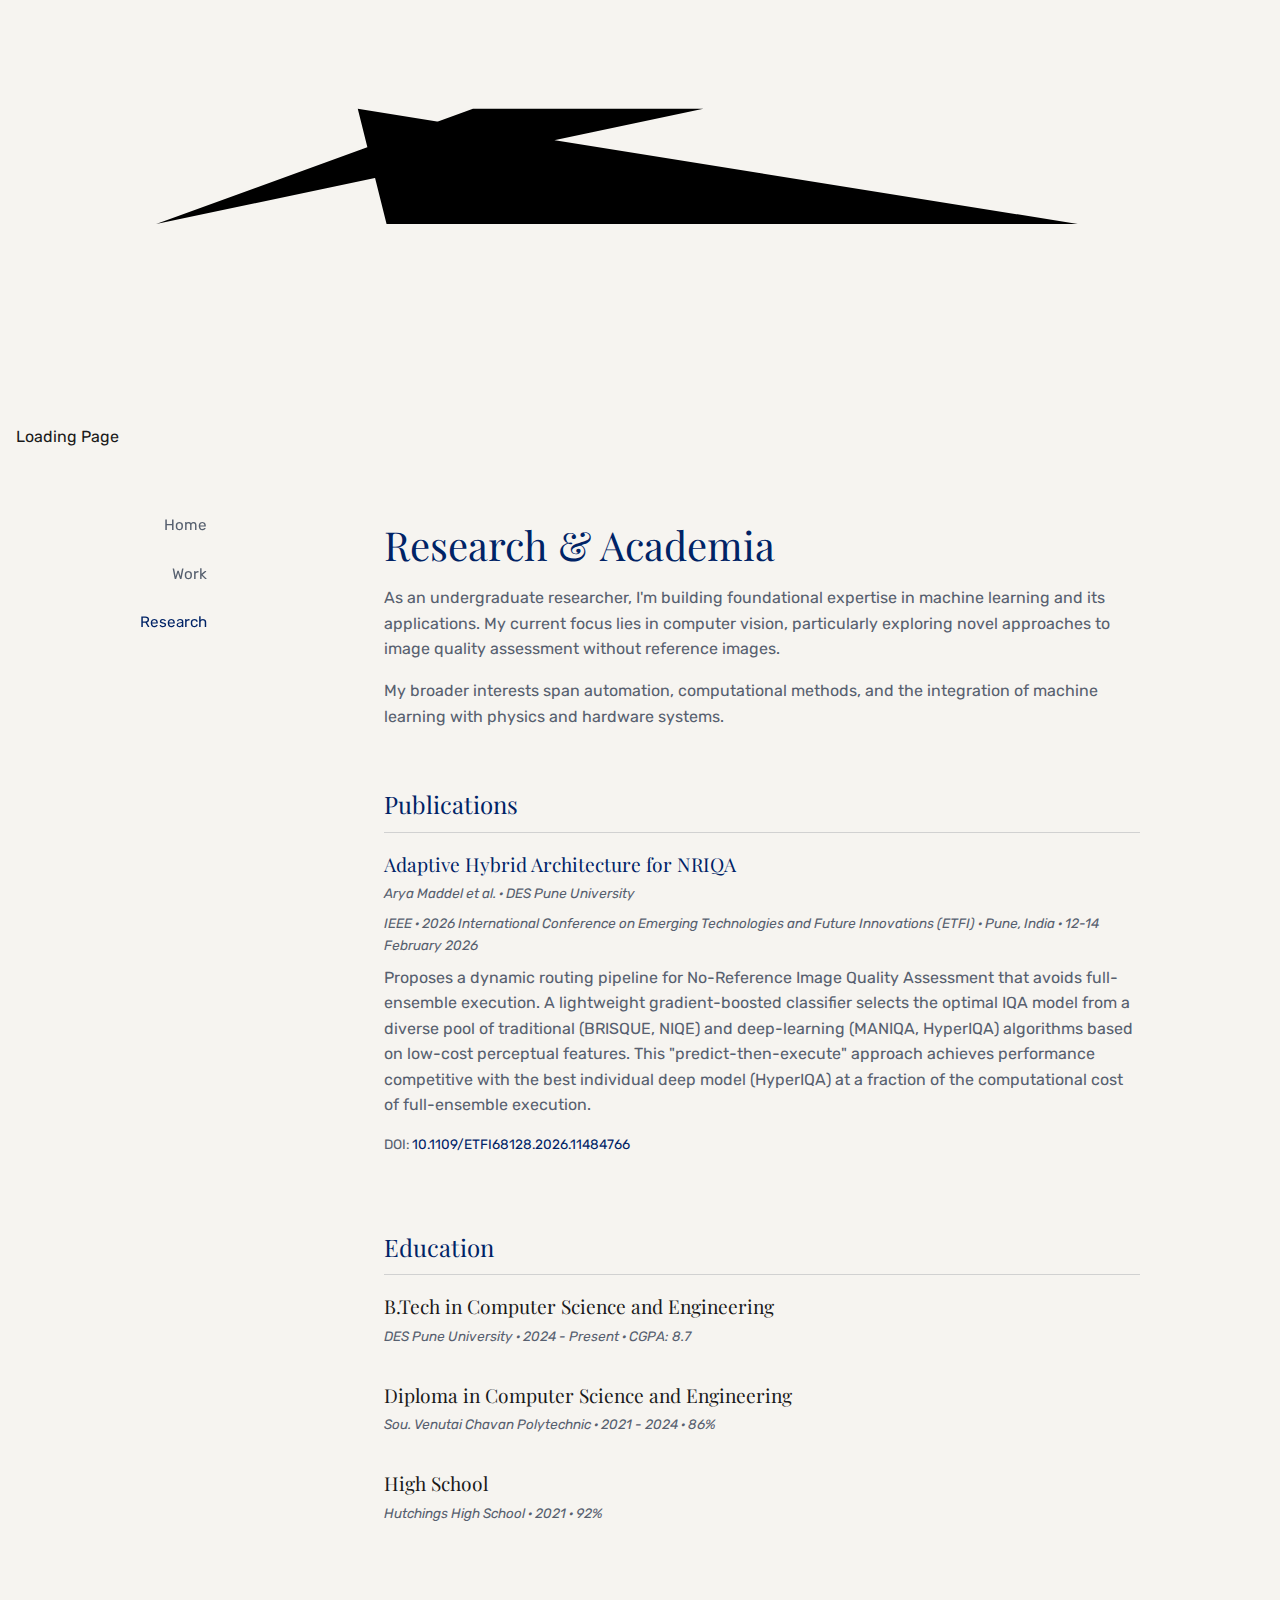
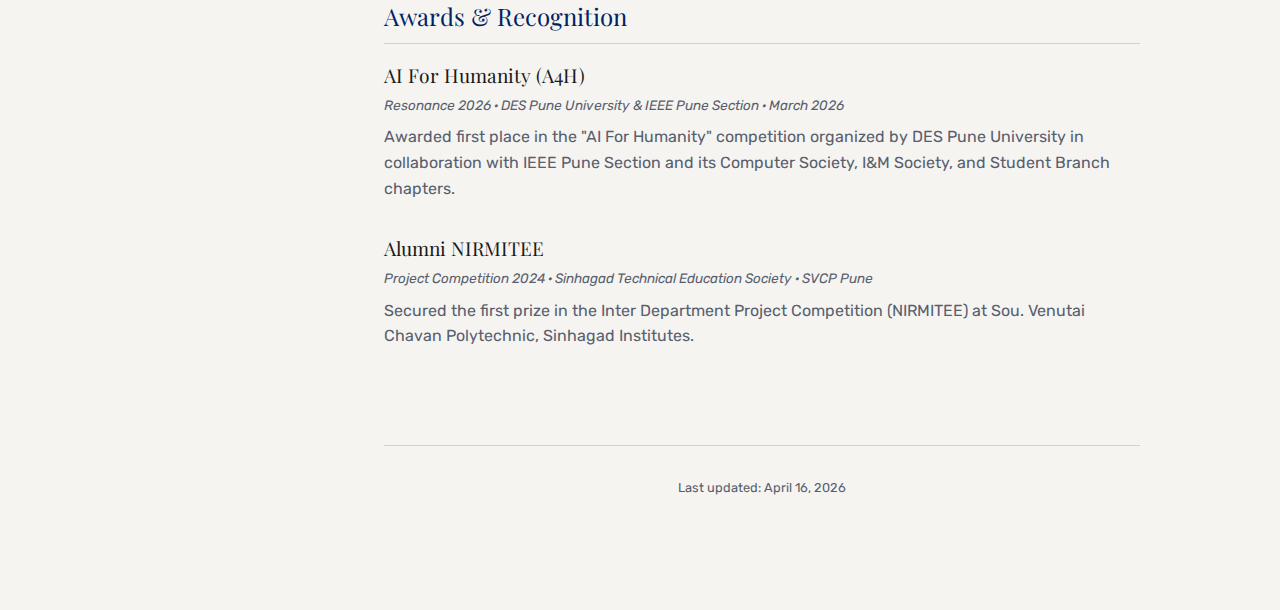
<file: research.html>
<!doctype html>
<html lang="en">

<head>
  <meta charset="UTF-8" />
  <meta name="viewport" content="width=device-width, initial-scale=1.0" />
  <meta name="description"
    content="Research interests and academic work in machine learning, computer vision, and autonomous systems." />
  <title>Research | Arya Maddel</title>
  <link rel="stylesheet" href="https://cdn.jsdelivr.net/npm/bootstrap-icons@1.11.3/font/bootstrap-icons.min.css" />
  <link rel="icon" type="image/svg+xml"
    href="data:image/svg+xml,%3Csvg xmlns='http://www.w3.org/2000/svg' width='650' height='200' style='background-color:white'%3E%3Cpath d='M 73 100 L 238 40 L 358 40 L 73 100 L 463 160 L 73 100 L 193 100 L 193 100 L 178 40 L 553 100' stroke='black' stroke-width='5' fill='none' stroke-linecap='round' stroke-linejoin='round'/%3E%3C/svg%3E" />
  <link
    href="https://fonts.googleapis.com/css2?family=Rubik:wght@300;400;500;700&family=Playfair+Display:wght@400;600&display=swap"
    rel="stylesheet" />
  <link rel="stylesheet" href="style.css" />
</head>

<body style="overflow: hidden;">
  <div id="loading-screen">
    <svg class="loader-logo" viewBox="0 0 650 200">
      <path d="M 73 100 L 238 40 L 358 40 L 73 100 L 463 160 L 73 100 L 193 100 L 193 100 L 178 40 L 553 100" />
    </svg>
    <div class="loading-text">Loading Page</div>
  </div>
  <div class="container" style="opacity: 0;">
    <nav aria-label="Main navigation">
      <div class="nav-links">
        <a href="/">Home</a>
        <a href="work.html">Work</a>
        <a href="research.html" class="active">Research</a>
      </div>
    </nav>

    <section>
      <h1>Research & Academia</h1>
      <p>
        As an undergraduate researcher, I'm building foundational expertise in
        machine learning and its applications. My current focus lies in
        computer vision, particularly exploring novel approaches to image
        quality assessment without reference images.
      </p>
      <p>
        My broader interests span automation, computational methods, and the
        integration of machine learning with physics and hardware systems.
      </p>
    </section>

    <section>
      <h2>Publications</h2>
      <div class="project-item">
        <h3>
          <a href="https://ieeexplore.ieee.org/document/11484766" target="_blank" rel="noopener">
            Adaptive Hybrid Architecture for NRIQA
          </a>
        </h3>
        <div class="project-meta">
          Arya Maddel et al. · DES Pune University
        </div>
        <div class="project-meta">
          IEEE · 2026 International Conference on Emerging Technologies and Future Innovations (ETFI) · Pune, India · 12-14 February 2026
        </div>
        <p>
          Proposes a dynamic routing pipeline for No-Reference Image Quality Assessment that avoids full-ensemble execution. A lightweight gradient-boosted classifier selects the optimal IQA model from a diverse pool of traditional (BRISQUE, NIQE) and deep-learning (MANIQA, HyperIQA) algorithms based on low-cost perceptual features. This "predict-then-execute" approach achieves performance competitive with the best individual deep model (HyperIQA) at a fraction of the computational cost of full-ensemble execution.
        </p>
        <p style="font-size: 0.85rem; color: var(--muted-color);">
          DOI: <a href="https://doi.org/10.1109/ETFI68128.2026.11484766" target="_blank" rel="noopener">10.1109/ETFI68128.2026.11484766</a>
        </p>
      </div>
    </section>

    <section>
      <h2>Education</h2>

      <div class="project-item">
        <h3>B.Tech in Computer Science and Engineering</h3>
        <div class="project-meta">
          DES Pune University · 2024 - Present · CGPA: 8.7
        </div>
      </div>

      <div class="project-item">
        <h3>Diploma in Computer Science and Engineering</h3>
        <div class="project-meta">
          Sou. Venutai Chavan Polytechnic · 2021 - 2024 · 86%
        </div>
      </div>

      <div class="project-item">
        <h3>High School</h3>
        <div class="project-meta">Hutchings High School · 2021 · 92%</div>
      </div>
    </section>

    <section>
      <h2>Awards & Recognition</h2>
      <div class="project-item">
        <h3>AI For Humanity (A4H)</h3>
        <div class="project-meta">
          Resonance 2026 · DES Pune University & IEEE Pune Section · March 2026
        </div>
        <p>
          Awarded first place in the "AI For Humanity" competition organized by
          DES Pune University in collaboration with IEEE Pune Section and its
          Computer Society, I&M Society, and Student Branch chapters.
        </p>
      </div>

      <div class="project-item">
        <h3>Alumni NIRMITEE</h3>
        <div class="project-meta">
          Project Competition 2024 · Sinhagad Technical Education Society · SVCP Pune
        </div>
        <p>
          Secured the first prize in the Inter Department Project Competition
          (NIRMITEE) at Sou. Venutai Chavan Polytechnic, Sinhagad Institutes.
        </p>
      </div>
    </section>

    <footer>
      <p id="last-updated">Last updated: April 16, 2026</p>
    </footer>
  </div>

  <script src="scripts.js"></script>
</body>

</html>
</file>
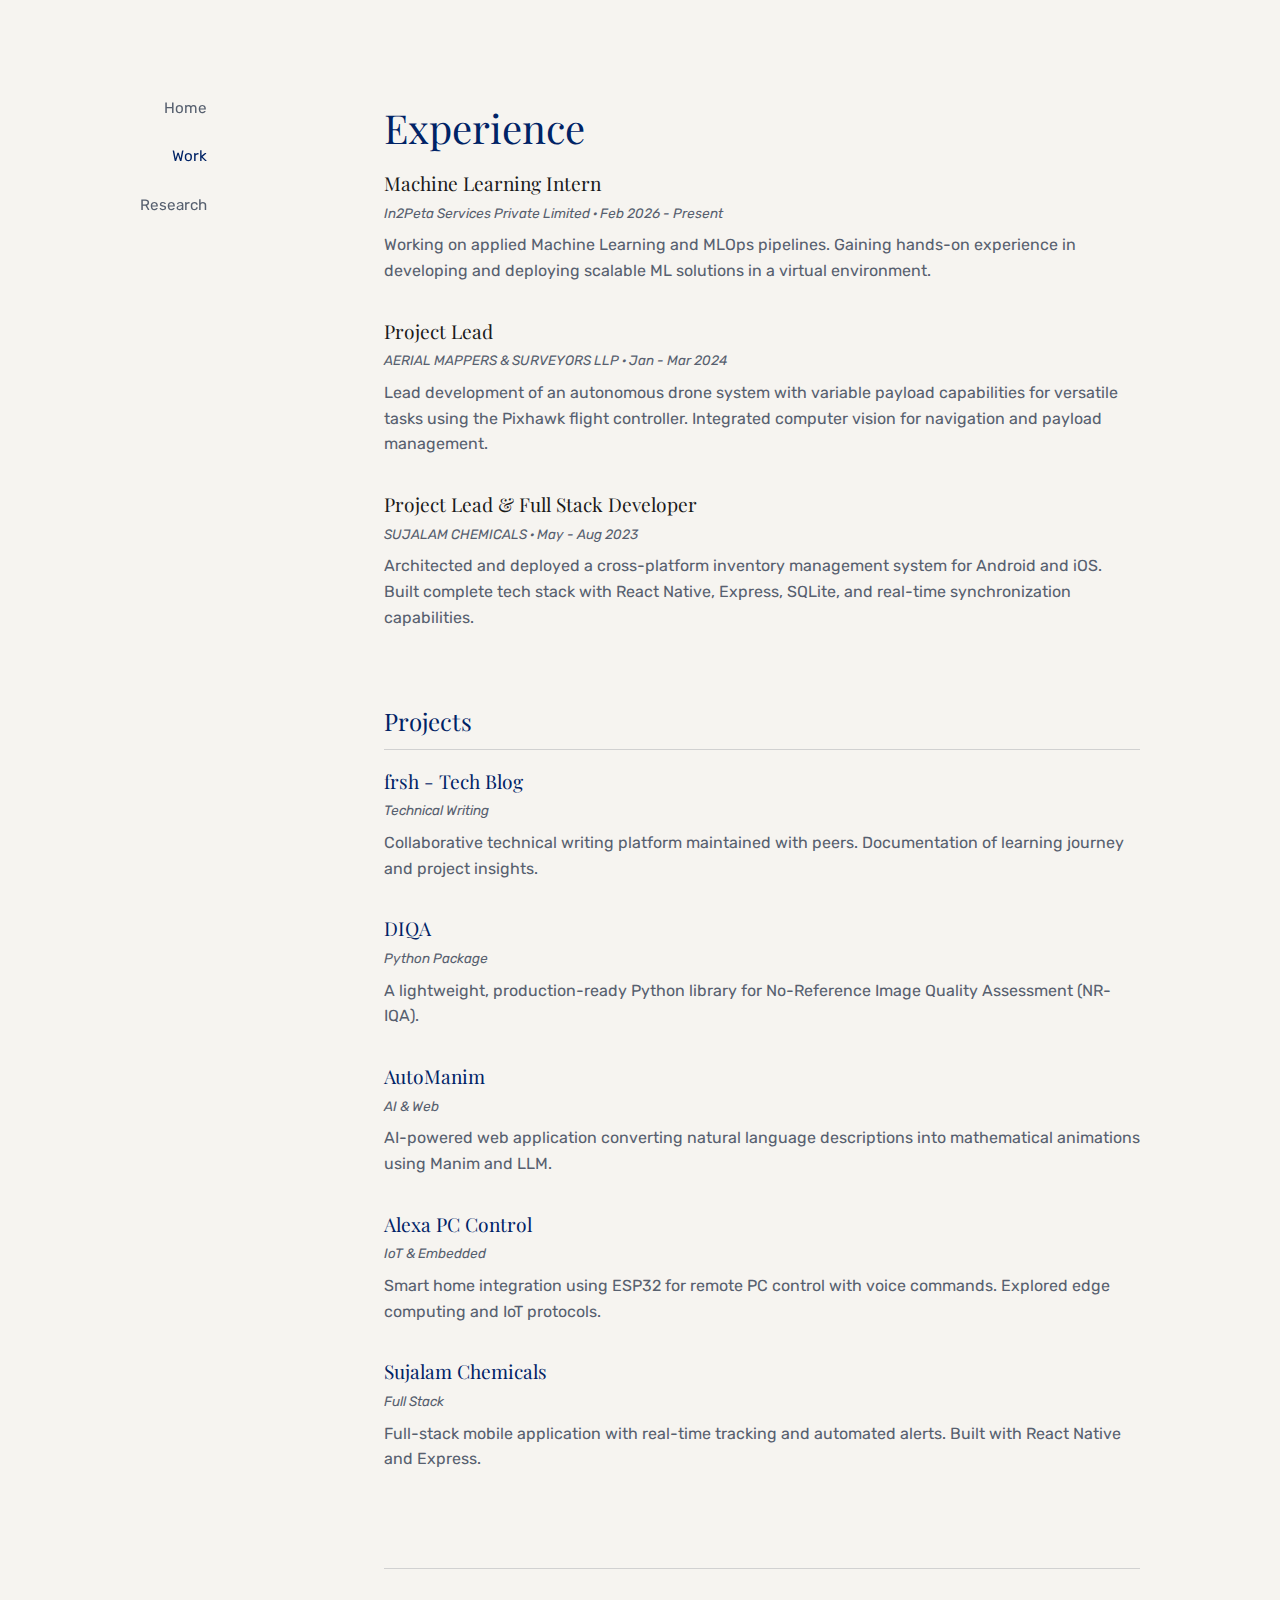
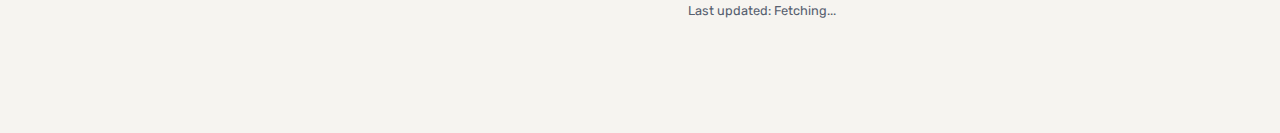
<file: work.html>
<!doctype html>
<html lang="en">

<head>
  <meta charset="UTF-8" />
  <meta name="viewport" content="width=device-width, initial-scale=1.0" />
  <meta name="description"
    content="Professional experience and projects in machine learning, robotics, and software development." />
  <title>Work | Arya Maddel</title>
  <link rel="stylesheet" href="https://cdn.jsdelivr.net/npm/bootstrap-icons@1.11.3/font/bootstrap-icons.min.css" />
  <link rel="icon" type="image/svg+xml"
    href="data:image/svg+xml,%3Csvg xmlns='http://www.w3.org/2000/svg' width='650' height='200' style='background-color:white'%3E%3Cpath d='M 73 100 L 238 40 L 358 40 L 73 100 L 463 160 L 73 100 L 193 100 L 193 100 L 178 40 L 553 100' stroke='black' stroke-width='5' fill='none' stroke-linecap='round' stroke-linejoin='round'/%3E%3C/svg%3E" />
  <link
    href="https://fonts.googleapis.com/css2?family=Rubik:wght@300;400;500;700&family=Playfair+Display:wght@400;600&display=swap"
    rel="stylesheet" />
  <link rel="stylesheet" href="style.css" />
</head>

<body>
  <div class="container">
    <nav>
      <div class="nav-links">
        <a href="/">Home</a>
        <a href="work.html" class="active">Work</a>
        <a href="research.html">Research</a>
      </div>
    </nav>

    <section>
      <h1>Experience</h1>

      <div class="project-item">
        <h3>Machine Learning Intern</h3>
        <div class="project-meta">
          In2Peta Services Private Limited · Feb 2026 - Present
        </div>
        <p>
          Working on applied Machine Learning and MLOps pipelines. Gaining hands-on experience in developing and
          deploying scalable ML solutions in a virtual environment.
        </p>
      </div>

      <div class="project-item">
        <h3>Project Lead</h3>
        <div class="project-meta">
          AERIAL MAPPERS & SURVEYORS LLP · Jan - Mar 2024
        </div>
        <p>
          Lead development of an autonomous drone system with variable payload
          capabilities for versatile tasks using the Pixhawk flight
          controller. Integrated computer vision for navigation and payload
          management.
        </p>
      </div>

      <div class="project-item">
        <h3>Project Lead & Full Stack Developer</h3>
        <div class="project-meta">SUJALAM CHEMICALS · May - Aug 2023</div>
        <p>
          Architected and deployed a cross-platform inventory management
          system for Android and iOS. Built complete tech stack with React
          Native, Express, SQLite, and real-time synchronization capabilities.
        </p>
      </div>
    </section>

    <section>
      <h2>Projects</h2>
      <div id="projects-container">
        <p>Loading projects...</p>
      </div>
    </section>

    <footer>
      <p id="last-updated">Last updated: Fetching...</p>
    </footer>
  </div>

  <script>
    // Hardcoded Project List
    const projects = [
      {
        name: "frsh - Tech Blog",
        description:
          "Collaborative technical writing platform maintained with peers. Documentation of learning journey and project insights.",
        html_url: "https://frshtech.vercel.app/",
        language: "Technical Writing",
      },
      {
        name: "DIQA",
        description:
          "A lightweight, production-ready Python library for No-Reference Image Quality Assessment (NR-IQA).",
        html_url: "https://pypi.org/project/diqa/",
        language: "Python Package",
      },
      {
        name: "AutoManim",
        description:
          "AI-powered web application converting natural language descriptions into mathematical animations using Manim and LLM.",
        html_url: "https://github.com/aryamaddel/AutoManim",
        language: "AI & Web",
      },
      {
        name: "Alexa PC Control",
        description:
          "Smart home integration using ESP32 for remote PC control with voice commands. Explored edge computing and IoT protocols.",
        html_url: "https://github.com/aryamaddel/alexa-pc-control",
        language: "IoT & Embedded",
      },
      {
        name: "Sujalam Chemicals",
        description:
          "Full-stack mobile application with real-time tracking and automated alerts. Built with React Native and Express.",
        html_url: "https://github.com/aryamaddel/sujalam-chemicals",
        language: "Full Stack",
      },
    ];

    function loadProjects() {
      const container = document.getElementById("projects-container");
      container.innerHTML = "";

      projects.forEach((project) => {
        const projectEl = document.createElement("div");
        projectEl.className = "project-item";

        projectEl.innerHTML = `
          <h3><a href="${project.html_url}" target="_blank">${project.name}</a></h3>
          <div class="project-meta">${project.language}</div>
          <p>${project.description}</p>
        `;
        container.appendChild(projectEl);
      });
    }

    loadProjects();

    fetch(
      "https://api.github.com/repos/aryamaddel/aryamaddel.github.io/commits?per_page=1",
    )
      .then((response) => response.json())
      .then((data) => {
        const date = new Date(data[0].commit.committer.date);
        document.getElementById("last-updated").innerText =
          "Last updated: " + date.toLocaleDateString();
      })
      .catch((e) => {
        console.error(e);
      });
  </script>
</body>

</html>
</file>
<file: style.css>
:root {
  --bg-color: #F6F4F0;
  --surface-color: #FAF3E0;
  --text-color: #1a1a1a;
  --accent-color: #002366;
  --muted-color: #57606f;
  --border-color: #d1d1d1;
  --font-sans: "Rubik", sans-serif;
  --font-serif: "Playfair Display", serif;
  --max-width: 700px;
}

* {
  box-sizing: border-box;
  margin: 0;
  padding: 0;
}

body {
  background-color: var(--bg-color);
  color: var(--text-color);
  font-family: var(--font-sans);
  line-height: 1.6;
  padding: 2rem 1rem;
  min-height: 100vh;
}

.container {
  max-width: var(--max-width);
  margin: 0 auto;
}

nav {
  margin-bottom: 3rem;
  display: flex;
  justify-content: space-between;
  align-items: center;
}

.nav-links {
  display: flex;
  gap: 1.5rem;
}

.nav-links a {
  color: var(--muted-color);
  text-decoration: none;
  font-size: 0.95rem;
  transition: color 0.2s ease;
}

.nav-links a:hover,
.nav-links a.active {
  color: var(--accent-color);
}

/* Typography */
h1,
h2,
h3 {
  font-family: var(--font-serif);
  font-weight: 400;
  color: var(--accent-color);
  margin-bottom: 1rem;
}

h1 {
  font-size: 2.5rem;
  margin-bottom: 0.5rem;
}

h2 {
  font-size: 1.5rem;
  margin-top: 2.5rem;
  border-bottom: 1px solid var(--border-color);
  padding-bottom: 0.5rem;
}

h3 {
  font-size: 1.2rem;
  margin-bottom: 0.25rem;
  color: var(--text-color);
}

p {
  margin-bottom: 1rem;
  color: var(--muted-color);
}

a {
  color: var(--accent-color);
  text-decoration: none;
}

a:hover {
  text-decoration: underline;
}

/* Profile Section */
.profile-header {
  display: flex;
  align-items: center;
  gap: 2rem;
  margin-bottom: 2rem;
}

.profile-info {
  flex: 1;
}

.profile-img {
  width: 150px;
  height: 150px;
  object-fit: cover;
}

.subtitle {
  font-size: 1.1rem;
  font-style: italic;
  color: var(--accent-color);
  margin-bottom: 1rem;
}

.social-links {
  display: flex;
  gap: 1rem;
  margin-top: 1rem;
}

.social-links a {
  color: var(--text-color);
  font-size: 1.2rem;
}

.social-links a:hover {
  color: var(--accent-color);
}

/* Lists */
ul {
  list-style: none;
}

li {
  margin-bottom: 0.5rem;
  color: var(--muted-color);
}

/* Projects & Work */
.project-item {
  margin-bottom: 2rem;
}

.project-meta {
  font-size: 0.85rem;
  font-style: italic;
  color: var(--muted-color);
  margin-bottom: 0.5rem;
}

.project-links {
  font-size: 0.9rem;
  margin-top: 0.5rem;
}

.skills-grid {
  display: grid;
  grid-template-columns: 1fr 1fr;
  gap: 2rem;
}

/* Footer */
footer {
  margin-top: 4rem;
  padding-top: 2rem;
  border-top: 1px solid var(--border-color);
  text-align: center;
  font-size: 0.8rem;
  color: var(--muted-color);
}

/* Mobile Responsiveness */
@media (max-width: 600px) {
  .profile-header {
    flex-direction: column-reverse;
    text-align: center;
  }

  .profile-img {
    width: 120px;
    height: 120px;
  }

  .nav-links {
    justify-content: center;
    width: 100%;
  }
}

/* Desktop Sidebar Layout */
@media (min-width: 1024px) {
  .container {
    max-width: 1000px;
    display: grid;
    grid-template-columns: 180px 1fr;
    gap: 0 4rem;
    margin: 4rem auto;
  }

  nav {
    position: fixed;
    margin-bottom: 0;
    display: flex;
  }

  .nav-links {
    flex-direction: column;
    align-items: flex-end
  }

  .container>*:not(nav) {
    grid-column: 2;
  }
}
</file>
